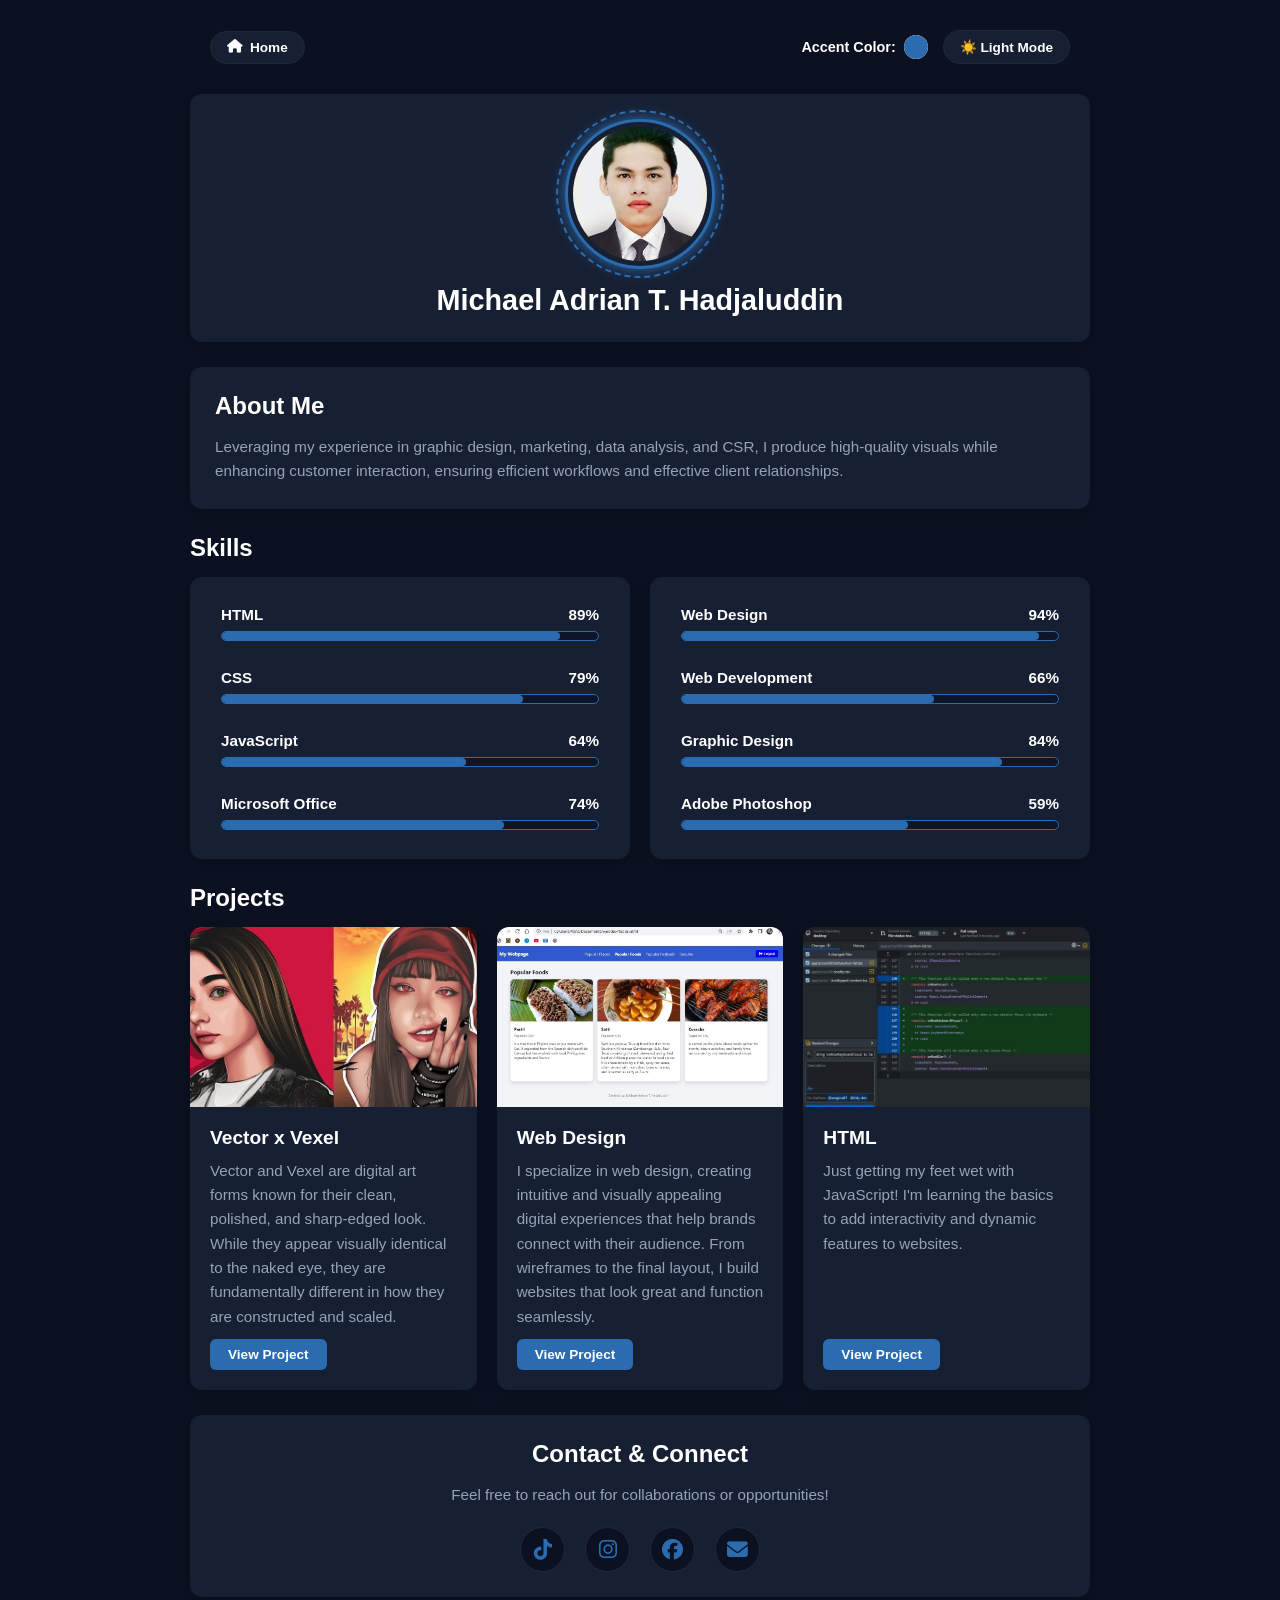
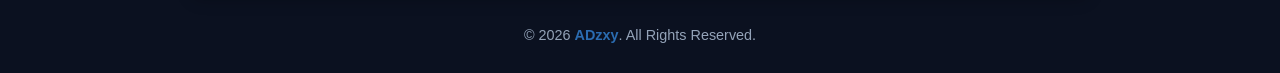
<file: M.html>
<!DOCTYPE html>
<html lang="en">
<head>
    <meta charset="UTF-8">
    <meta name="viewport" content="width=device-width, initial-scale=1.0">
    <title>Portfolio - Details</title>
    <!-- FontAwesome for Social Media Icons -->
    <link rel="stylesheet" href="https://cdnjs.cloudflare.com/ajax/libs/font-awesome/6.4.0/css/all.min.css">
    
    <style>
        :root {
            --bg-color: #0b1120;
            --card-bg: #172033;
            --text-color: #ffffff;
            --subtext-color: #94a3b8;
            --accent-color: #2b6cb0;
            --btn-text: #ffffff;
            --border-color: #1e293b;
            --track-bg: #0d1527;
        }

        body.light-mode {
            --bg-color: #f8fafc;
            --card-bg: #ffffff;
            --text-color: #0f172a;
            --subtext-color: #64748b;
            --btn-text: #ffffff;
            --border-color: #e2e8f0;
            --track-bg: #e2e8f0;
        }

        html {
            scroll-behavior: smooth;
        }

        * {
            box-sizing: border-box;
            margin: 0;
            padding: 0;
            font-family: 'Segoe UI', Tahoma, Geneva, Verdana, sans-serif;
            transition: background-color 0.3s, color 0.3s;
        }

        body {
            background-color: var(--bg-color);
            color: var(--text-color);
            padding: 20px;
            min-height: 100vh;
        }

        /* Header Controls */
        .header-controls {
            display: flex;
            justify-content: space-between;
            align-items: center;
            padding: 10px 20px;
            max-width: 900px;
            margin: 0 auto 20px auto;
        }

        .header-right {
            display: flex;
            align-items: center;
            gap: 15px;
        }

        /* Home Button Styling */
        .home-btn {
            display: inline-flex;
            align-items: center;
            gap: 8px;
            background-color: var(--card-bg);
            color: var(--text-color);
            border: 1px solid var(--border-color);
            padding: 8px 16px;
            border-radius: 20px;
            text-decoration: none;
            font-weight: 600;
            font-size: 0.85rem;
            transition: transform 0.2s, border-color 0.2s;
        }

        .home-btn:hover {
            border-color: var(--accent-color);
            transform: translateY(-2px);
        }

        .accent-picker {
            display: flex;
            align-items: center;
            gap: 8px;
            font-size: 0.9rem;
            font-weight: 600;
        }

        .accent-picker input[type="color"] {
            -webkit-appearance: none;
            border: none;
            width: 24px;
            height: 24px;
            border-radius: 50%;
            cursor: pointer;
        }

        .accent-picker input[type="color"]::-webkit-color-swatch-wrapper {
            padding: 0;
        }

        .accent-picker input[type="color"]::-webkit-color-swatch {
            border: none;
            border-radius: 50%;
        }

        .theme-btn {
            background-color: var(--card-bg);
            color: var(--text-color);
            border: 1px solid var(--border-color);
            padding: 8px 16px;
            border-radius: 20px;
            cursor: pointer;
            font-weight: 600;
            font-size: 0.85rem;
        }

        /* Main Layout */
        .container {
            max-width: 900px;
            margin: 0 auto;
            display: flex;
            flex-direction: column;
            gap: 25px;
        }

        /* Cards */
        .card {
            background-color: var(--card-bg);
            border-radius: 12px;
            padding: 25px;
            box-shadow: 0 4px 15px rgba(0, 0, 0, 0.2);
        }

        /* --- Profile Header Styles --- */
        .profile-card {
            display: flex;
            flex-direction: column;
            align-items: center;
            text-align: center;
            gap: 15px;
        }

        .profile-img-wrapper {
            position: relative;
            width: 150px;
            height: 150px;
            border-radius: 50%;
            padding: 5px;
            border: 3px solid var(--accent-color);
            box-shadow: 0 0 15px var(--accent-color);
            display: flex;
            align-items: center;
            justify-content: center;
        }

        /* --- Moving Ring Effect --- */
        .profile-img-wrapper::before {
            content: '';
            position: absolute;
            top: -12px;
            left: -12px;
            right: -12px;
            bottom: -12px;
            border-radius: 50%;
            border: 2px dashed var(--accent-color);
            animation: rotateRing 8s linear infinite;
        }

        @keyframes rotateRing {
            from {
                transform: rotate(0deg);
            }
            to {
                transform: rotate(360deg);
            }
        }

        .profile-img {
            width: 100%;
            height: 100%;
            border-radius: 50%;
            object-fit: cover;
        }

        .profile-name {
            font-size: 1.8rem;
            font-weight: 700;
            color: var(--text-color);
        }

        .full-width {
            width: 100%;
        }

        .card h2, .section-title {
            margin-bottom: 15px;
            font-size: 1.5rem;
        }

        .card p {
            color: var(--subtext-color);
            line-height: 1.6;
            font-size: 0.95rem;
        }

        /* --- Skills Section & Dynamic Animations --- */
        .skills-container {
            display: grid;
            grid-template-columns: repeat(auto-fit, minmax(300px, 1fr));
            gap: 20px;
        }

        .skills-card {
            display: flex;
            flex-direction: column;
            gap: 20px;
        }

        .skill-item {
            display: flex;
            flex-direction: column;
            gap: 8px;
            cursor: pointer;
            padding: 4px 6px;
            border-radius: 6px;
            transition: transform 0.2s ease, background-color 0.2s ease;
        }

        .skill-info {
            display: flex;
            justify-content: space-between;
            font-weight: 700;
            font-size: 0.95rem;
        }

        .progress-bar {
            width: 100%;
            height: 10px;
            background-color: var(--track-bg);
            border: 1px solid var(--accent-color);
            border-radius: 10px;
            overflow: hidden;
            position: relative;
        }

        .progress {
            height: 100%;
            width: 0%;
            background-color: var(--accent-color);
            border-radius: 10px;
            animation: fillProgress 1.5s cubic-bezier(0.4, 0, 0.2, 1) forwards;
            transition: box-shadow 0.3s ease, filter 0.3s ease;
        }

        @keyframes fillProgress {
            to {
                width: var(--target-width);
            }
        }

        /* Hover animation on skills */
        .skill-item:hover {
            transform: translateX(4px);
        }

        .skill-item:hover .progress {
            filter: brightness(1.25);
            box-shadow: 0 0 12px var(--accent-color);
            animation: pulse 1.2s infinite alternate ease-in-out;
        }

        @keyframes pulse {
            0% {
                box-shadow: 0 0 5px var(--accent-color);
            }
            100% {
                box-shadow: 0 0 15px var(--accent-color);
            }
        }

        /* --- Projects Grid (3 Cards) --- */
        .cards-grid {
            display: grid;
            grid-template-columns: repeat(auto-fit, minmax(260px, 1fr));
            gap: 20px;
        }

        .project-card {
            padding: 0;
            overflow: hidden;
            display: flex;
            flex-direction: column;
        }

        .card-img {
            width: 100%;
            height: 180px;
            object-fit: cover;
        }

        .card-body {
            padding: 20px;
            display: flex;
            flex-direction: column;
            gap: 10px;
            flex-grow: 1;
        }

        .card-body h3 {
            font-size: 1.2rem;
        }

        /* Buttons */
        .btn {
            display: inline-block;
            align-self: flex-start;
            background-color: var(--accent-color);
            color: var(--btn-text);
            padding: 8px 18px;
            border-radius: 6px;
            text-decoration: none;
            font-weight: 600;
            font-size: 0.85rem;
            margin-top: auto;
            border: none;
            cursor: pointer;
        }

        .btn:hover {
            opacity: 0.9;
        }

        /* Contact & Social Links */
        .contact-section {
            text-align: center;
        }

        .social-links {
            display: flex;
            justify-content: center;
            gap: 20px;
            margin-top: 20px;
        }

        .social-icon {
            width: 45px;
            height: 45px;
            border-radius: 50%;
            background-color: var(--bg-color);
            color: var(--accent-color);
            display: flex;
            align-items: center;
            justify-content: center;
            font-size: 1.3rem;
            text-decoration: none;
            border: 1px solid var(--border-color);
            transition: transform 0.2s, background-color 0.2s;
        }

        .social-icon:hover {
            transform: translateY(-3px);
            background-color: var(--accent-color);
            color: #ffffff;
        }
        
    </style>
</head>
<body class="dark-mode" id="top">

    <!-- Header Controls -->
    <header class="header-controls">
        <a href="index.html" class="home-btn">
            <i class="fas fa-home"></i> Home
        </a>

        <div class="header-right">
            <div class="accent-picker">
                <span>Accent Color:</span>
                <input type="color" id="accentColor" value="#2b6cb0">
            </div>
            <button id="themeToggle" class="theme-btn">☀️ Light Mode</button>
        </div>
    </header>

    <!-- Main Container -->
    <main class="container">

        <!-- Profile Section -->
        <section class="card full-width profile-card">
            <div class="profile-img-wrapper">
                <img src="Images/profile.jpg" alt="Michael Adrian T. Hadjaluddin" class="profile-img">
            </div>
            <h1 class="profile-name">Michael Adrian T. Hadjaluddin</h1>
        </section>
        
        <!-- About Section -->
        <section class="card full-width">
            <h2>About Me</h2>
            <p>
                Leveraging my experience in graphic design, marketing, data analysis, and CSR, I produce high-quality visuals while enhancing customer interaction, ensuring efficient workflows and effective client relationships.
            </p>
        </section>

        <!-- Animated Skills Section -->
        <section class="skills-wrapper">
            <h2 class="section-title">Skills</h2>
            <div class="skills-container">
                <!-- Left Skills Column -->
                <div class="card skills-card">
                    <div class="skill-item">
                        <div class="skill-info">
                            <span class="skill-name">HTML</span>
                            <span class="skill-percent" data-target="90">0%</span>
                        </div>
                        <div class="progress-bar">
                            <div class="progress" style="--target-width: 90%;"></div>
                        </div>
                    </div>

                    <div class="skill-item">
                        <div class="skill-info">
                            <span class="skill-name">CSS</span>
                            <span class="skill-percent" data-target="80">0%</span>
                        </div>
                        <div class="progress-bar">
                            <div class="progress" style="--target-width: 80%;"></div>
                        </div>
                    </div>

                    <div class="skill-item">
                        <div class="skill-info">
                            <span class="skill-name">JavaScript</span>
                            <span class="skill-percent" data-target="65">0%</span>
                        </div>
                        <div class="progress-bar">
                            <div class="progress" style="--target-width: 65%;"></div>
                        </div>
                    </div>

                    <div class="skill-item">
                        <div class="skill-info">
                            <span class="skill-name">Microsoft Office</span>
                            <span class="skill-percent" data-target="75">0%</span>
                        </div>
                        <div class="progress-bar">
                            <div class="progress" style="--target-width: 75%;"></div>
                        </div>
                    </div>
                </div>

                <!-- Right Skills Column -->
                <div class="card skills-card">
                    <div class="skill-item">
                        <div class="skill-info">
                            <span class="skill-name">Web Design</span>
                            <span class="skill-percent" data-target="95">0%</span>
                        </div>
                        <div class="progress-bar">
                            <div class="progress" style="--target-width: 95%;"></div>
                        </div>
                    </div>

                    <div class="skill-item">
                        <div class="skill-info">
                            <span class="skill-name">Web Development</span>
                            <span class="skill-percent" data-target="67">0%</span>
                        </div>
                        <div class="progress-bar">
                            <div class="progress" style="--target-width: 67%;"></div>
                        </div>
                    </div>

                    <div class="skill-item">
                        <div class="skill-info">
                            <span class="skill-name">Graphic Design</span>
                            <span class="skill-percent" data-target="85">0%</span>
                        </div>
                        <div class="progress-bar">
                            <div class="progress" style="--target-width: 85%;"></div>
                        </div>
                    </div>

                    <div class="skill-item">
                        <div class="skill-info">
                            <span class="skill-name">Adobe Photoshop</span>
                            <span class="skill-percent" data-target="60">0%</span>
                        </div>
                        <div class="progress-bar">
                            <div class="progress" style="--target-width: 60%;"></div>
                        </div>
                    </div>
                </div>
            </div>
        </section>

        <!-- Projects Section (3 Cards) -->
        <section class="projects-section">
            <h2 class="section-title">Projects</h2>
            <div class="cards-grid">
                
                <!-- Project Card 1 -->
                <div class="card project-card">
                    <img src="Images/vv.jpg" alt="Project 1" class="card-img">
                    <div class="card-body">
                        <h3>Vector x Vexel</h3>
                        <p>Vector and Vexel are digital art forms known for their clean, polished, and sharp-edged look. While they appear visually identical to the naked eye, they are fundamentally different in how they are constructed and scaled.</p>
                        <a href="https://www.facebook.com/photo/?fbid=574688248005165&set=a.427636289377029" class="btn" target="_blank">View Project</a>
                    </div>
                </div>

                <!-- Project Card 2 -->
                <div class="card project-card">
                    <img src="Images/web.jpg" alt="Project 2" class="card-img">
                    <div class="card-body">
                        <h3>Web Design</h3>
                        <p>I specialize in web design, creating intuitive and visually appealing digital experiences that help brands connect with their audience. From wireframes to the final layout, I build websites that look great and function seamlessly.</p>
                        <a href="https://adzxy0512.github.io/deployments/" class="btn" target="_blank">View Project</a>
                    </div>
                </div>

                <!-- Project Card 3 -->
                <div class="card project-card">
                    <img src="Images/code.jpg" alt="Project 3" class="card-img">
                    <div class="card-body">
                        <h3>HTML</h3>
                        <p>Just getting my feet wet with JavaScript! I'm learning the basics to add interactivity and dynamic features to websites.</p>
                        <a href="https://adzxy0512.github.io/deployments/" class="btn" target="_blank">View Project</a>
                    </div>
                </div>

            </div>
        </section>

        <!-- Contact & Social Links -->
        <section class="card full-width contact-section">
            <h2>Contact & Connect</h2>
            <p>Feel free to reach out for collaborations or opportunities!</p>
            
            <div class="social-links">
                <a href="https://tiktok.com/@itsmeadz_" target="_blank" class="social-icon" title="Tiktok">
                    <i class="fab fa-tiktok"></i>
                </a>
                <a href="https://instagram.com/adzxyart" target="_blank" class="social-icon" title="Instagram">
                    <i class="fab fa-instagram"></i>
                </a>
                <a href="https://facebook.com/ADzxyArt" target="_blank" class="social-icon" title="Facebook">
                    <i class="fab fa-facebook"></i>
                </a>
                <a href="mailto:your-adzhadjaluddin@gmail.com" class="social-icon" title="Email">
                    <i class="fas fa-envelope"></i>
                </a>
            </div>
        </section>

    </main>

    <footer style="text-align: center; padding: 30px 20px 10px 20px; width: 100%;">
        <p style="color: var(--subtext-color); font-size: 0.9rem;">
            © 2026 
            <a href="https://www.stickershop.net/uploads/item_image/a905c22780c3a34c8935025b8194abeef61a8063.jpg" class="footer-link" style="color: var(--accent-color); text-decoration: none; font-weight: 600;">ADzxy</a>. All Rights Reserved.


        </p>
    </footer>

    <!-- Embedded JavaScript -->
    <script>
        document.addEventListener('DOMContentLoaded', () => {
            const themeToggleBtn = document.getElementById('themeToggle');
            const accentColorInput = document.getElementById('accentColor');
            const body = document.body;

            // Theme Switcher Functionality
            themeToggleBtn.addEventListener('click', () => {
                body.classList.toggle('light-mode');
                body.classList.toggle('dark-mode');

                if (body.classList.contains('light-mode')) {
                    themeToggleBtn.textContent = '🌙 Dark Mode';
                } else {
                    themeToggleBtn.textContent = '☀️ Light Mode';
                }
            });

            // Accent Color Picker Functionality
            accentColorInput.addEventListener('input', (e) => {
                const selectedColor = e.target.value;
                document.documentElement.style.setProperty('--accent-color', selectedColor);
            });

            // Skill Percentage Number Counting Animation
            const skillPercents = document.querySelectorAll('.skill-percent');
            const duration = 1500;

            skillPercents.forEach(el => {
                const target = parseInt(el.getAttribute('data-target'), 10);
                const startTime = performance.now();

                function updateCount(currentTime) {
                    const elapsed = currentTime - startTime;
                    const progress = Math.min(elapsed / duration, 1);
                    
                    const easeOutProgress = 1 - Math.pow(1 - progress, 3);
                    const currentVal = Math.floor(easeOutProgress * target);

                    el.textContent = `${currentVal}%`;

                    if (progress < 1) {
                        requestAnimationFrame(updateCount);
                    } else {
                        el.textContent = `${target}%`;
                    }
                }

                requestAnimationFrame(updateCount);
            });
        });
    </script>
    
</body>
</html>
</file>
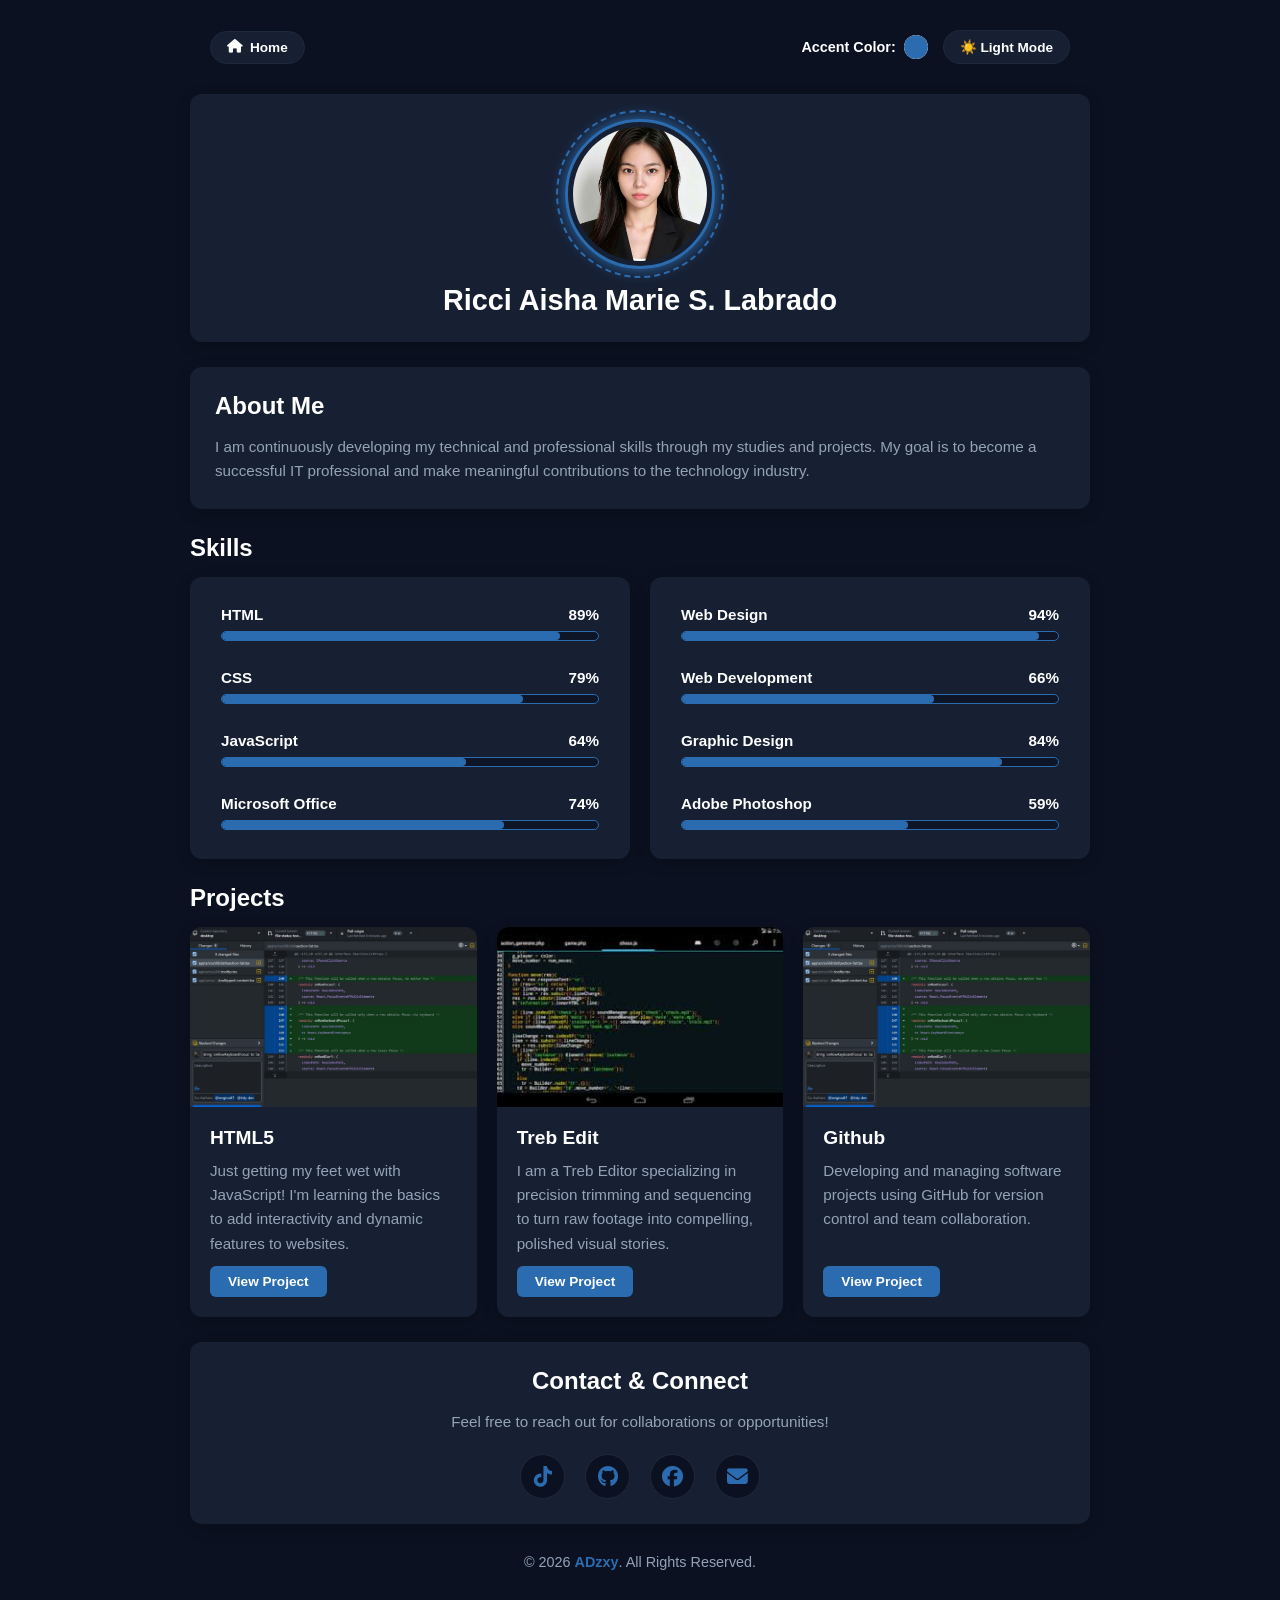
<file: R.html>
<!DOCTYPE html>
<html lang="en">
<head>
    <meta charset="UTF-8">
    <meta name="viewport" content="width=device-width, initial-scale=1.0">
    <title>Portfolio - Details</title>
    <!-- FontAwesome for Social Media Icons -->
    <link rel="stylesheet" href="https://cdnjs.cloudflare.com/ajax/libs/font-awesome/6.4.0/css/all.min.css">
    
    <style>
        :root {
            --bg-color: #0b1120;
            --card-bg: #172033;
            --text-color: #ffffff;
            --subtext-color: #94a3b8;
            --accent-color: #2b6cb0;
            --btn-text: #ffffff;
            --border-color: #1e293b;
            --track-bg: #0d1527;
        }

        body.light-mode {
            --bg-color: #f8fafc;
            --card-bg: #ffffff;
            --text-color: #0f172a;
            --subtext-color: #64748b;
            --btn-text: #ffffff;
            --border-color: #e2e8f0;
            --track-bg: #e2e8f0;
        }

        html {
            scroll-behavior: smooth;
        }

        * {
            box-sizing: border-box;
            margin: 0;
            padding: 0;
            font-family: 'Segoe UI', Tahoma, Geneva, Verdana, sans-serif;
            transition: background-color 0.3s, color 0.3s;
        }

        body {
            background-color: var(--bg-color);
            color: var(--text-color);
            padding: 20px;
            min-height: 100vh;
            display: flex;
            flex-direction: column;
        }

        /* Header Controls */
        .header-controls {
            display: flex;
            justify-content: space-between;
            align-items: center;
            padding: 10px 20px;
            max-width: 900px;
            width: 100%;
            margin: 0 auto 20px auto;
        }

        .header-right {
            display: flex;
            align-items: center;
            gap: 15px;
        }

        /* Home Button Styling */
        .home-btn {
            display: inline-flex;
            align-items: center;
            gap: 8px;
            background-color: var(--card-bg);
            color: var(--text-color);
            border: 1px solid var(--border-color);
            padding: 8px 16px;
            border-radius: 20px;
            text-decoration: none;
            font-weight: 600;
            font-size: 0.85rem;
            transition: transform 0.2s, border-color 0.2s;
        }

        .home-btn:hover {
            border-color: var(--accent-color);
            transform: translateY(-2px);
        }

        .accent-picker {
            display: flex;
            align-items: center;
            gap: 8px;
            font-size: 0.9rem;
            font-weight: 600;
        }

        .accent-picker input[type="color"] {
            -webkit-appearance: none;
            border: none;
            width: 24px;
            height: 24px;
            border-radius: 50%;
            cursor: pointer;
        }

        .accent-picker input[type="color"]::-webkit-color-swatch-wrapper {
            padding: 0;
        }

        .accent-picker input[type="color"]::-webkit-color-swatch {
            border: none;
            border-radius: 50%;
        }

        .theme-btn {
            background-color: var(--card-bg);
            color: var(--text-color);
            border: 1px solid var(--border-color);
            padding: 8px 16px;
            border-radius: 20px;
            cursor: pointer;
            font-weight: 600;
            font-size: 0.85rem;
        }

        /* Main Layout */
        .container {
            max-width: 900px;
            width: 100%;
            margin: 0 auto;
            display: flex;
            flex-direction: column;
            gap: 25px;
            flex-grow: 1;
        }

        /* Cards */
        .card {
            background-color: var(--card-bg);
            border-radius: 12px;
            padding: 25px;
            box-shadow: 0 4px 15px rgba(0, 0, 0, 0.2);
        }

        /* --- Profile Header Styles --- */
        .profile-card {
            display: flex;
            flex-direction: column;
            align-items: center;
            text-align: center;
            gap: 15px;
        }

        .profile-img-wrapper {
            position: relative;
            width: 150px;
            height: 150px;
            border-radius: 50%;
            padding: 5px;
            border: 3px solid var(--accent-color);
            box-shadow: 0 0 15px var(--accent-color);
            display: flex;
            align-items: center;
            justify-content: center;
        }

        /* --- Moving Ring Effect --- */
        .profile-img-wrapper::before {
            content: '';
            position: absolute;
            top: -12px;
            left: -12px;
            right: -12px;
            bottom: -12px;
            border-radius: 50%;
            border: 2px dashed var(--accent-color);
            animation: rotateRing 8s linear infinite;
        }

        @keyframes rotateRing {
            from {
                transform: rotate(0deg);
            }
            to {
                transform: rotate(360deg);
            }
        }

        .profile-img {
            width: 100%;
            height: 100%;
            border-radius: 50%;
            object-fit: cover;
        }

        .profile-name {
            font-size: 1.8rem;
            font-weight: 700;
            color: var(--text-color);
        }

        .full-width {
            width: 100%;
        }

        .card h2, .section-title {
            margin-bottom: 15px;
            font-size: 1.5rem;
        }

        .card p {
            color: var(--subtext-color);
            line-height: 1.6;
            font-size: 0.95rem;
        }

        /* --- Skills Section & Dynamic Animations --- */
        .skills-container {
            display: grid;
            grid-template-columns: repeat(auto-fit, minmax(300px, 1fr));
            gap: 20px;
        }

        .skills-card {
            display: flex;
            flex-direction: column;
            gap: 20px;
        }

        .skill-item {
            display: flex;
            flex-direction: column;
            gap: 8px;
            cursor: pointer;
            padding: 4px 6px;
            border-radius: 6px;
            transition: transform 0.2s ease, background-color 0.2s ease;
        }

        .skill-info {
            display: flex;
            justify-content: space-between;
            font-weight: 700;
            font-size: 0.95rem;
        }

        .progress-bar {
            width: 100%;
            height: 10px;
            background-color: var(--track-bg);
            border: 1px solid var(--accent-color);
            border-radius: 10px;
            overflow: hidden;
            position: relative;
        }

        .progress {
            height: 100%;
            width: 0%;
            background-color: var(--accent-color);
            border-radius: 10px;
            animation: fillProgress 1.5s cubic-bezier(0.4, 0, 0.2, 1) forwards;
            transition: box-shadow 0.3s ease, filter 0.3s ease;
        }

        @keyframes fillProgress {
            to {
                width: var(--target-width);
            }
        }

        /* Hover animation on skills */
        .skill-item:hover {
            transform: translateX(4px);
        }

        .skill-item:hover .progress {
            filter: brightness(1.25);
            box-shadow: 0 0 12px var(--accent-color);
            animation: pulse 1.2s infinite alternate ease-in-out;
        }

        @keyframes pulse {
            0% {
                box-shadow: 0 0 5px var(--accent-color);
            }
            100% {
                box-shadow: 0 0 15px var(--accent-color);
            }
        }

        /* --- Projects Grid (3 Cards) --- */
        .cards-grid {
            display: grid;
            grid-template-columns: repeat(auto-fit, minmax(260px, 1fr));
            gap: 20px;
        }

        .project-card {
            padding: 0;
            overflow: hidden;
            display: flex;
            flex-direction: column;
        }

        .card-img {
            width: 100%;
            height: 180px;
            object-fit: cover;
        }

        .card-body {
            padding: 20px;
            display: flex;
            flex-direction: column;
            gap: 10px;
            flex-grow: 1;
        }

        .card-body h3 {
            font-size: 1.2rem;
        }

        /* Buttons */
        .btn {
            display: inline-block;
            align-self: flex-start;
            background-color: var(--accent-color);
            color: var(--btn-text);
            padding: 8px 18px;
            border-radius: 6px;
            text-decoration: none;
            font-weight: 600;
            font-size: 0.85rem;
            margin-top: auto;
            border: none;
            cursor: pointer;
        }

        .btn:hover {
            opacity: 0.9;
        }

        /* Contact & Social Links */
        .contact-section {
            text-align: center;
        }

        .social-links {
            display: flex;
            justify-content: center;
            gap: 20px;
            margin-top: 20px;
        }

        .social-icon {
            width: 45px;
            height: 45px;
            border-radius: 50%;
            background-color: var(--bg-color);
            color: var(--accent-color);
            display: flex;
            align-items: center;
            justify-content: center;
            font-size: 1.3rem;
            text-decoration: none;
            border: 1px solid var(--border-color);
            transition: transform 0.2s, background-color 0.2s;
        }

        .social-icon:hover {
            transform: translateY(-3px);
            background-color: var(--accent-color);
            color: #ffffff;
        }

        /* --- Footer Styles --- */
        footer {
            text-align: center;
            padding: 30px 20px 10px 20px;
            color: var(--subtext-color);
            font-size: 0.9rem;
            width: 100%;
        }

        .footer-link {
            color: var(--accent-color);
            text-decoration: none;
            font-weight: 600;
        }

        .footer-link:hover {
            text-decoration: underline;
        }
    </style>
</head>
<body class="dark-mode" id="top">

    <!-- Header Controls -->
    <header class="header-controls">
        <a href="index.html" class="home-btn">
            <i class="fas fa-home"></i> Home
        </a>

        <div class="header-right">
            <div class="accent-picker">
                <span>Accent Color:</span>
                <input type="color" id="accentColor" value="#2b6cb0">
            </div>
            <button id="themeToggle" class="theme-btn">☀️ Light Mode</button>
        </div>
    </header>

    <!-- Main Container -->
    <main class="container">

        <!-- Profile Section -->
        <section class="card full-width profile-card">
            <div class="profile-img-wrapper">
                <img src="Images/ricii.jpg" alt="Ricci Aisha Marie S. Labrado" class="profile-img">
            </div>
            <h1 class="profile-name">Ricci Aisha Marie S. Labrado</h1>
        </section>
        
        <!-- About Section -->
        <section class="card full-width">
            <h2>About Me</h2>
            <p>
                I am continuously developing my technical and professional skills through my studies and projects. My goal is to become a successful IT professional and make meaningful contributions to the technology industry.
            </p>
        </section>

        <!-- Animated Skills Section -->
        <section class="skills-wrapper">
            <h2 class="section-title">Skills</h2>
            <div class="skills-container">
                <!-- Left Skills Column -->
                <div class="card skills-card">
                    <div class="skill-item">
                        <div class="skill-info">
                            <span class="skill-name">HTML</span>
                            <span class="skill-percent" data-target="90">0%</span>
                        </div>
                        <div class="progress-bar">
                            <div class="progress" style="--target-width: 90%;"></div>
                        </div>
                    </div>

                    <div class="skill-item">
                        <div class="skill-info">
                            <span class="skill-name">CSS</span>
                            <span class="skill-percent" data-target="80">0%</span>
                        </div>
                        <div class="progress-bar">
                            <div class="progress" style="--target-width: 80%;"></div>
                        </div>
                    </div>

                    <div class="skill-item">
                        <div class="skill-info">
                            <span class="skill-name">JavaScript</span>
                            <span class="skill-percent" data-target="65">0%</span>
                        </div>
                        <div class="progress-bar">
                            <div class="progress" style="--target-width: 65%;"></div>
                        </div>
                    </div>

                    <div class="skill-item">
                        <div class="skill-info">
                            <span class="skill-name">Microsoft Office</span>
                            <span class="skill-percent" data-target="75">0%</span>
                        </div>
                        <div class="progress-bar">
                            <div class="progress" style="--target-width: 75%;"></div>
                        </div>
                    </div>
                </div>

                <!-- Right Skills Column -->
                <div class="card skills-card">
                    <div class="skill-item">
                        <div class="skill-info">
                            <span class="skill-name">Web Design</span>
                            <span class="skill-percent" data-target="95">0%</span>
                        </div>
                        <div class="progress-bar">
                            <div class="progress" style="--target-width: 95%;"></div>
                        </div>
                    </div>

                    <div class="skill-item">
                        <div class="skill-info">
                            <span class="skill-name">Web Development</span>
                            <span class="skill-percent" data-target="67">0%</span>
                        </div>
                        <div class="progress-bar">
                            <div class="progress" style="--target-width: 67%;"></div>
                        </div>
                    </div>

                    <div class="skill-item">
                        <div class="skill-info">
                            <span class="skill-name">Graphic Design</span>
                            <span class="skill-percent" data-target="85">0%</span>
                        </div>
                        <div class="progress-bar">
                            <div class="progress" style="--target-width: 85%;"></div>
                        </div>
                    </div>

                    <div class="skill-item">
                        <div class="skill-info">
                            <span class="skill-name">Adobe Photoshop</span>
                            <span class="skill-percent" data-target="60">0%</span>
                        </div>
                        <div class="progress-bar">
                            <div class="progress" style="--target-width: 60%;"></div>
                        </div>
                    </div>
                </div>
            </div>
        </section>

        <!-- Projects Section (3 Cards) -->
        <section class="projects-section">
            <h2 class="section-title">Projects</h2>
            <div class="cards-grid">
                
                <!-- Project Card 1 -->
                <div class="card project-card">
                    <img src="Images/code.jpg" alt="Project 1" class="card-img">
                    <div class="card-body">
                        <h3>HTML5</h3>
                        <p>Just getting my feet wet with JavaScript! I'm learning the basics to add interactivity and dynamic features to websites.</p>
                        <a href="https://riccilabrado.github.io/LabradoRicci/" class="btn" target="_blank">View Project</a>
                    </div>
                </div>

                <!-- Project Card 2 -->
                <div class="card project-card">
                    <img src="Images/treb.jpg" alt="Project 2" class="card-img">
                    <div class="card-body">
                        <h3>Treb Edit</h3>
                        <p>I am a Treb Editor specializing in precision trimming and sequencing to turn raw footage into compelling, polished visual stories.</p>
                        <a href="https://riccilabrado.github.io/LabradoRicci/" class="btn" target="_blank">View Project</a>
                    </div>
                </div>

                <!-- Project Card 3 -->
                <div class="card project-card">
                    <img src="Images/code.jpg" alt="Project 3" class="card-img">
                    <div class="card-body">
                        <h3>Github</h3>
                        <p>Developing and managing software projects using GitHub for version control and team collaboration.</p>
                        <a href="https://riccilabrado.github.io/LabradoRicci/" class="btn" target="_blank">View Project</a>
                    </div>
                </div>

            </div>
        </section>

        <!-- Contact & Social Links -->
        <section class="card full-width contact-section">
            <h2>Contact & Connect</h2>
            <p>Feel free to reach out for collaborations or opportunities!</p>
            
            <div class="social-links">
                <a href="https://tiktok.com/@itsmeadz_" target="_blank" class="social-icon" title="Tiktok">
                    <i class="fab fa-tiktok"></i>
                </a>
                <a href="https://github.com/riccilabrado" target="_blank" class="social-icon" title="Github">
                    <i class="fab fa-github"></i>
                </a>
                <a href="https://facebook.com/ricci.labrado" target="_blank" class="social-icon" title="Facebook">
                    <i class="fab fa-facebook"></i>
                </a>
                <a href="mailto:your-riccilabrado@gmail.com" class="social-icon" title="Email">
                    <i class="fas fa-envelope"></i>
                </a>
            </div>
        </section>

    </main>

    <!-- Footer -->
    <footer>
        <p>
            &copy; 2026 
            <a href="https://www.stickershop.net/uploads/item_image/a905c22780c3a34c8935025b8194abeef61a8063.jpg" target="_blank" class="footer-link">ADzxy</a>. 
            All Rights Reserved.
        </p>
    </footer>

    <!-- Embedded JavaScript -->
    <script>
        document.addEventListener('DOMContentLoaded', () => {
            const themeToggleBtn = document.getElementById('themeToggle');
            const accentColorInput = document.getElementById('accentColor');
            const body = document.body;

            // Theme Switcher Functionality
            themeToggleBtn.addEventListener('click', () => {
                body.classList.toggle('light-mode');
                body.classList.toggle('dark-mode');

                if (body.classList.contains('light-mode')) {
                    themeToggleBtn.textContent = '🌙 Dark Mode';
                } else {
                    themeToggleBtn.textContent = '☀️ Light Mode';
                }
            });

            // Accent Color Picker Functionality
            accentColorInput.addEventListener('input', (e) => {
                const selectedColor = e.target.value;
                document.documentElement.style.setProperty('--accent-color', selectedColor);
            });

            // Skill Percentage Number Counting Animation
            const skillPercents = document.querySelectorAll('.skill-percent');
            const duration = 1500;

            skillPercents.forEach(el => {
                const target = parseInt(el.getAttribute('data-target'), 10);
                const startTime = performance.now();

                function updateCount(currentTime) {
                    const elapsed = currentTime - startTime;
                    const progress = Math.min(elapsed / duration, 1);
                    
                    const easeOutProgress = 1 - Math.pow(1 - progress, 3);
                    const currentVal = Math.floor(easeOutProgress * target);

                    el.textContent = `${currentVal}%`;

                    if (progress < 1) {
                        requestAnimationFrame(updateCount);
                    } else {
                        el.textContent = `${target}%`;
                    }
                }

                requestAnimationFrame(updateCount);
            });
        });
    </script>
</body>
</html>
</file>
